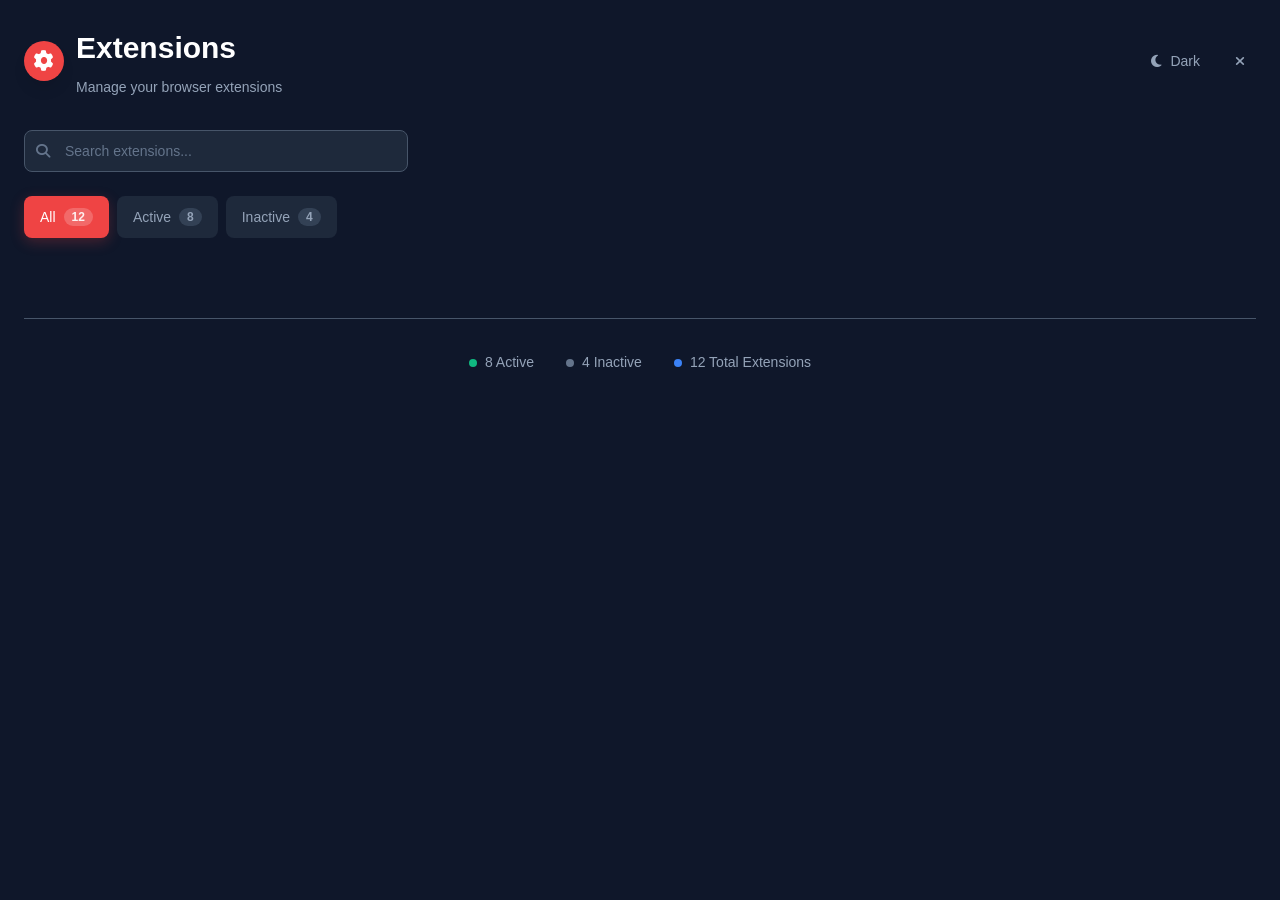
<file: index.html>
<!DOCTYPE html>
<html lang="en">
<head>
    <meta charset="UTF-8">
    <meta name="viewport" content="width=device-width, initial-scale=1.0">
    <title>Extension Manager</title>
    <link rel="stylesheet" href="styles.css">
    <link href="https://cdnjs.cloudflare.com/ajax/libs/font-awesome/6.4.0/css/all.min.css" rel="stylesheet">
</head>
<body class="dark-theme">
    <div class="container">
        <!-- Header -->
        <header class="header">
            <div class="header-left">
                <div class="header-icon">
                    <i class="fas fa-cog"></i>
                </div>
                <div class="header-text">
                    <h1>Extensions</h1>
                    <p>Manage your browser extensions</p>
                </div>
            </div>
            <div class="header-right">
                <div class="theme-selector">
                    <button class="theme-btn" id="themeBtn">
                        <i class="fas fa-moon"></i>
                        <span class="theme-text">Dark</span>
                    </button>
                    <div class="theme-dropdown" id="themeDropdown">
                        <div class="theme-option" data-theme="light">
                            <i class="fas fa-sun"></i>
                            <span>Light</span>
                        </div>
                        <div class="theme-option" data-theme="dark">
                            <i class="fas fa-moon"></i>
                            <span>Dark</span>
                        </div>
                        <div class="theme-option" data-theme="system">
                            <i class="fas fa-desktop"></i>
                            <span>System</span>
                        </div>
                    </div>
                </div>
                <button class="close-btn">
                    <i class="fas fa-times"></i>
                </button>
            </div>
        </header>

        <!-- Search Bar -->
        <div class="search-container">
            <div class="search-box">
                <i class="fas fa-search search-icon"></i>
                <input type="text" id="searchInput" placeholder="Search extensions..." class="search-input">
            </div>
        </div>

        <!-- Filter Tabs -->
        <div class="filter-tabs">
            <button class="filter-tab active" data-filter="all">
                All
                <span class="filter-badge" id="allCount">12</span>
            </button>
            <button class="filter-tab" data-filter="active">
                Active
                <span class="filter-badge" id="activeCount">8</span>
            </button>
            <button class="filter-tab" data-filter="inactive">
                Inactive
                <span class="filter-badge" id="inactiveCount">4</span>
            </button>
        </div>

        <!-- Extensions Grid -->
        <div class="extensions-grid" id="extensionsGrid">
            <!-- Extensions will be dynamically inserted here -->
        </div>

        <!-- Empty State -->
        <div class="empty-state" id="emptyState" style="display: none;">
            <div class="empty-icon">
                <i class="fas fa-search"></i>
            </div>
            <h3>No extensions found</h3>
            <p id="emptyMessage">No extensions found for the selected filter.</p>
            <button class="clear-search-btn" id="clearSearchBtn" style="display: none;">
                Clear search
            </button>
        </div>

        <!-- Stats Footer -->
        <footer class="stats-footer">
            <div class="stat-item">
                <div class="stat-dot active"></div>
                <span id="activeStatCount">8 Active</span>
            </div>
            <div class="stat-item">
                <div class="stat-dot inactive"></div>
                <span id="inactiveStatCount">4 Inactive</span>
            </div>
            <div class="stat-item">
                <div class="stat-dot total"></div>
                <span id="totalStatCount">12 Total Extensions</span>
            </div>
        </footer>
    </div>

    <!-- Extension Details Modal -->
    <div class="modal-overlay" id="modalOverlay">
        <div class="modal-container">
            <div class="modal-header">
                <div class="modal-title-section">
                    <div class="modal-extension-icon" id="modalIcon"></div>
                    <div>
                        <h2 class="modal-title" id="modalTitle">Extension Name</h2>
                        <p class="modal-subtitle" id="modalSubtitle">Category • Version 1.0.0</p>
                    </div>
                </div>
                <button class="modal-close-btn" id="modalCloseBtn">
                    <i class="fas fa-times"></i>
                </button>
            </div>

            <div class="modal-content">
                <!-- Extension Status -->
                <div class="modal-section">
                    <div class="section-header">
                        <h3>Status</h3>
                        <div class="extension-toggle modal-toggle" id="modalToggle">
                        </div>
                    </div>
                    <div class="status-info">
                        <div class="status-indicator" id="modalStatusIndicator">
                            <div class="status-dot" id="modalStatusDot"></div>
                            <span class="status-text" id="modalStatusText">Active</span>
                        </div>
                        <p class="status-description" id="modalStatusDescription">
                            This extension is currently active and running.
                        </p>
                    </div>
                </div>

                <!-- Extension Description -->
                <div class="modal-section">
                    <h3>Description</h3>
                    <p class="extension-full-description" id="modalDescription">
                        Full extension description will appear here...
                    </p>
                </div>

                <!-- Extension Details -->
                <div class="modal-section">
                    <h3>Details</h3>
                    <div class="details-grid">
                        <div class="detail-item">
                            <span class="detail-label">Version</span>
                            <span class="detail-value" id="modalVersion">1.0.0</span>
                        </div>
                        <div class="detail-item">
                            <span class="detail-label">Category</span>
                            <span class="detail-value" id="modalCategory">Developer Tools</span>
                        </div>
                        <div class="detail-item">
                            <span class="detail-label">Size</span>
                            <span class="detail-value" id="modalSize">2.4 MB</span>
                        </div>
                        <div class="detail-item">
                            <span class="detail-label">Last Updated</span>
                            <span class="detail-value" id="modalLastUpdated">2 days ago</span>
                        </div>
                        <div class="detail-item">
                            <span class="detail-label">Developer</span>
                            <span class="detail-value" id="modalDeveloper">Extension Developer</span>
                        </div>
                        <div class="detail-item">
                            <span class="detail-label">Rating</span>
                            <div class="rating-stars" id="modalRating">
                                <i class="fas fa-star"></i>
                                <i class="fas fa-star"></i>
                                <i class="fas fa-star"></i>
                                <i class="fas fa-star"></i>
                                <i class="fas fa-star-half-alt"></i>
                                <span class="rating-text">4.5 (1,234)</span>
                            </div>
                        </div>
                    </div>
                </div>

                <!-- Permissions -->
                <div class="modal-section">
                    <h3>Permissions</h3>
                    <div class="permissions-list" id="modalPermissions">
                        <!-- Permissions will be dynamically added -->
                    </div>
                </div>

                <!-- Settings -->
                <div class="modal-section">
                    <h3>Settings</h3>
                    <div class="settings-list" id="modalSettings">
                        <!-- Settings will be dynamically added -->
                    </div>
                </div>

                <!-- Usage Statistics -->
                <div class="modal-section">
                    <h3>Usage Statistics</h3>
                    <div class="stats-grid">
                        <div class="stat-card">
                            <div class="stat-number" id="modalUsageTime">24h</div>
                            <div class="stat-label">Active Time Today</div>
                        </div>
                        <div class="stat-card">
                            <div class="stat-number" id="modalUsageCount">156</div>
                            <div class="stat-label">Times Used This Week</div>
                        </div>
                        <div class="stat-card">
                            <div class="stat-number" id="modalDataSaved">2.3MB</div>
                            <div class="stat-label">Data Processed</div>
                        </div>
                    </div>
                </div>
            </div>

            <div class="modal-footer">
                <button class="btn btn-secondary" id="modalRemoveBtn">
                    <i class="fas fa-trash-alt"></i>
                    Remove Extension
                </button>
                <div class="modal-footer-right">
                    <button class="btn btn-outline" id="modalOptionsBtn">
                        <i class="fas fa-cog"></i>
                        Options
                    </button>
                    <button class="btn btn-primary" id="modalSaveBtn">
                        <i class="fas fa-save"></i>
                        Save Changes
                    </button>
                </div>
            </div>
        </div>
    </div>

    <script src="script.js"></script>
</body>
</html>
</file>
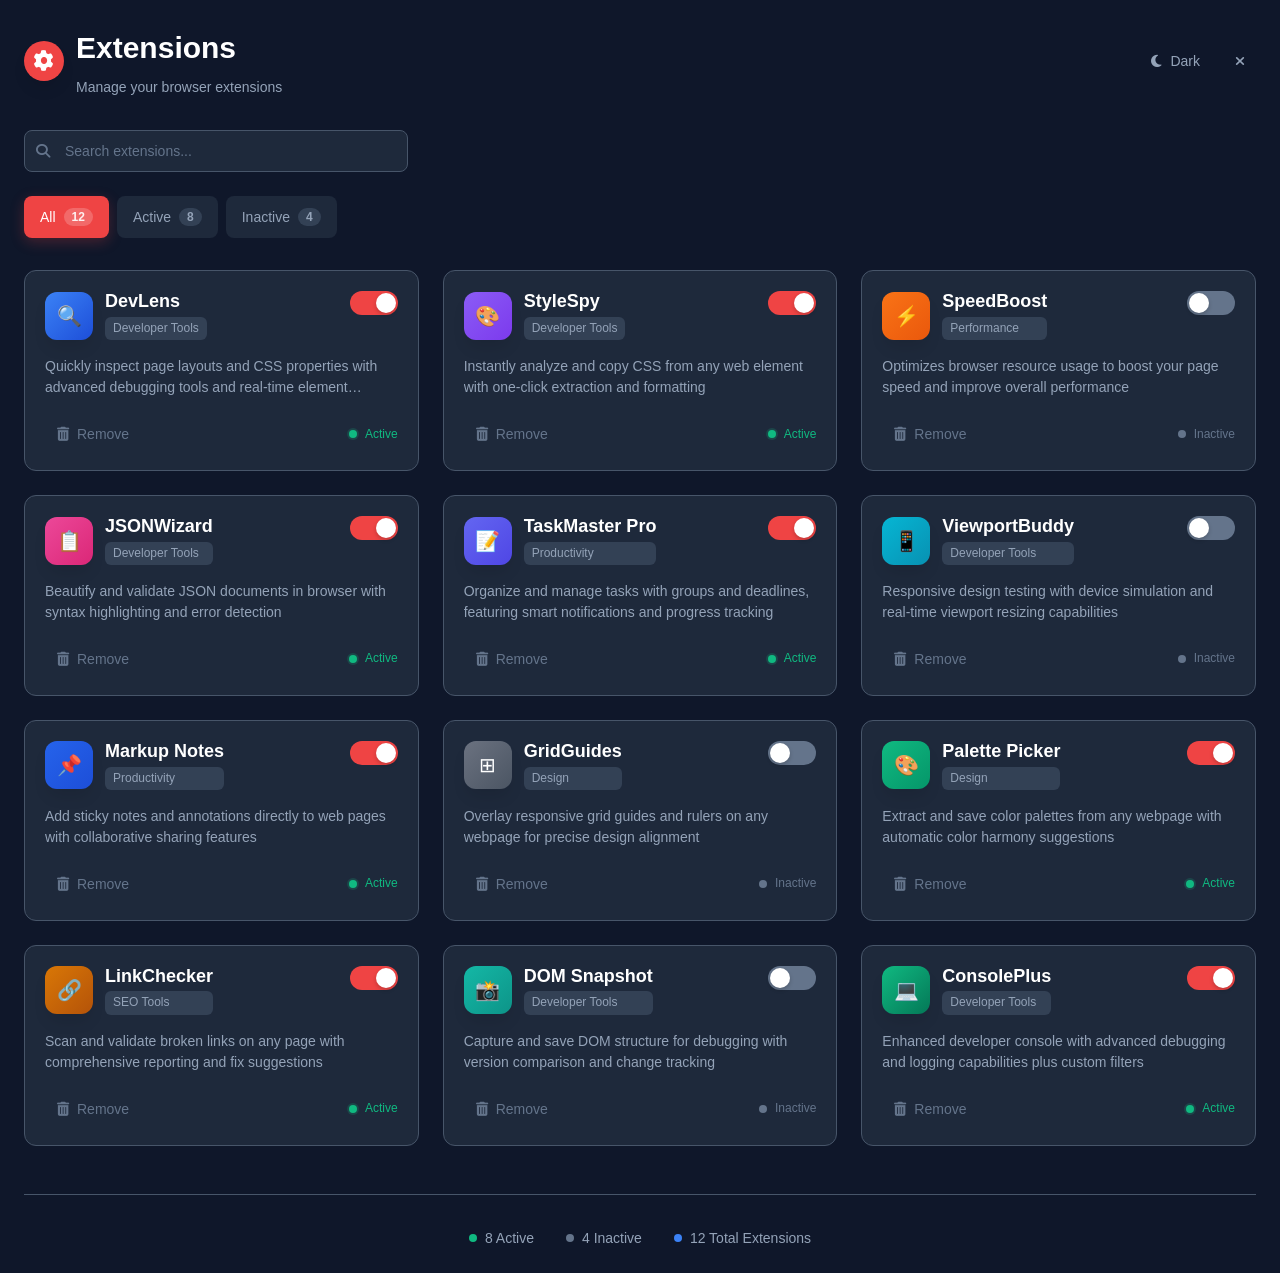
<file: extension-manager.html>
<!DOCTYPE html>
<html lang="en">
<head>
    <meta charset="UTF-8">
    <meta name="viewport" content="width=device-width, initial-scale=1.0">
    <title>Extension Manager</title>
    <link href="https://cdnjs.cloudflare.com/ajax/libs/font-awesome/6.4.0/css/all.min.css" rel="stylesheet">
    <style>
        * {
            margin: 0;
            padding: 0;
            box-sizing: border-box;
        }

        :root {
            --bg-primary: #0f172a;
            --bg-secondary: #1e293b;
            --bg-tertiary: #334155;
            --text-primary: #ffffff;
            --text-secondary: #94a3b8;
            --text-muted: #64748b;
            --accent-primary: #ef4444;
            --accent-hover: #dc2626;
            --border-color: #475569;
            --success-color: #10b981;
            --warning-color: #f59e0b;
            --radius: 0.75rem;
            --shadow: 0 10px 15px -3px rgba(0, 0, 0, 0.1);
            --transition: all 0.2s ease-in-out;
        }

        .light-theme {
            --bg-primary: #ffffff;
            --bg-secondary: #f8fafc;
            --bg-tertiary: #e2e8f0;
            --text-primary: #1e293b;
            --text-secondary: #475569;
            --text-muted: #64748b;
            --border-color: #e2e8f0;
        }

        body {
            font-family: -apple-system, BlinkMacSystemFont, "Segoe UI", Roboto, sans-serif;
            background-color: var(--bg-primary);
            color: var(--text-primary);
            line-height: 1.6;
            transition: var(--transition);
            min-height: 100vh;
        }

        .container {
            max-width: 1400px;
            margin: 0 auto;
            padding: 1.5rem;
        }

        /* Header Styles */
        .header {
            display: flex;
            justify-content: space-between;
            align-items: center;
            margin-bottom: 2rem;
            flex-wrap: wrap;
            gap: 1rem;
        }

        .header-left {
            display: flex;
            align-items: center;
            gap: 0.75rem;
        }

        .header-icon {
            width: 2.5rem;
            height: 2.5rem;
            background: var(--accent-primary);
            border-radius: 50%;
            display: flex;
            align-items: center;
            justify-content: center;
            box-shadow: var(--shadow);
        }

        .header-icon i {
            color: white;
            font-size: 1.25rem;
        }

        .header-text h1 {
            font-size: 1.875rem;
            font-weight: 700;
            margin-bottom: 0.25rem;
        }

        .header-text p {
            color: var(--text-secondary);
            font-size: 0.875rem;
        }

        .header-right {
            display: flex;
            align-items: center;
            gap: 0.75rem;
        }

        /* Theme Selector */
        .theme-selector {
            position: relative;
        }

        .theme-btn {
            display: flex;
            align-items: center;
            gap: 0.5rem;
            padding: 0.5rem 0.75rem;
            background: transparent;
            border: none;
            color: var(--text-secondary);
            border-radius: 0.5rem;
            cursor: pointer;
            transition: var(--transition);
            font-size: 0.875rem;
        }

        .theme-btn:hover {
            color: var(--text-primary);
            background: var(--bg-tertiary);
        }

        .theme-btn:focus {
            outline: 2px solid var(--accent-primary);
            outline-offset: 2px;
        }

        .theme-dropdown {
            position: absolute;
            top: 100%;
            right: 0;
            background: var(--bg-secondary);
            border: 1px solid var(--border-color);
            border-radius: 0.5rem;
            padding: 0.5rem;
            min-width: 120px;
            box-shadow: var(--shadow);
            opacity: 0;
            visibility: hidden;
            transform: translateY(-10px);
            transition: var(--transition);
            z-index: 100;
        }

        .theme-dropdown.show {
            opacity: 1;
            visibility: visible;
            transform: translateY(0);
        }

        .theme-option {
            display: flex;
            align-items: center;
            gap: 0.5rem;
            padding: 0.5rem;
            border-radius: 0.375rem;
            cursor: pointer;
            transition: var(--transition);
            color: var(--text-secondary);
        }

        .theme-option:hover {
            background: var(--bg-tertiary);
            color: var(--text-primary);
        }

        .close-btn {
            width: 2rem;
            height: 2rem;
            background: transparent;
            border: none;
            color: var(--text-secondary);
            border-radius: 0.375rem;
            cursor: pointer;
            transition: var(--transition);
            display: flex;
            align-items: center;
            justify-content: center;
        }

        .close-btn:hover {
            color: var(--text-primary);
            background: var(--bg-tertiary);
        }

        /* Search Styles */
        .search-container {
            margin-bottom: 1.5rem;
        }

        .search-box {
            position: relative;
            max-width: 24rem;
        }

        .search-icon {
            position: absolute;
            left: 0.75rem;
            top: 50%;
            transform: translateY(-50%);
            color: var(--text-muted);
            font-size: 0.875rem;
        }

        .search-input {
            width: 100%;
            padding: 0.75rem 0.75rem 0.75rem 2.5rem;
            background: var(--bg-secondary);
            border: 1px solid var(--border-color);
            border-radius: 0.5rem;
            color: var(--text-primary);
            font-size: 0.875rem;
            transition: var(--transition);
        }

        .search-input::placeholder {
            color: var(--text-muted);
        }

        .search-input:focus {
            outline: none;
            border-color: var(--accent-primary);
            box-shadow: 0 0 0 3px rgba(239, 68, 68, 0.1);
        }

        /* Filter Tabs */
        .filter-tabs {
            display: flex;
            gap: 0.5rem;
            margin-bottom: 2rem;
            flex-wrap: wrap;
        }

        .filter-tab {
            display: flex;
            align-items: center;
            gap: 0.5rem;
            padding: 0.75rem 1rem;
            background: var(--bg-secondary);
            border: none;
            border-radius: 0.5rem;
            color: var(--text-secondary);
            cursor: pointer;
            transition: var(--transition);
            font-size: 0.875rem;
            font-weight: 500;
        }

        .filter-tab:hover {
            background: var(--bg-tertiary);
            color: var(--text-primary);
        }

        .filter-tab.active {
            background: var(--accent-primary);
            color: white;
            box-shadow: 0 4px 14px 0 rgba(239, 68, 68, 0.25);
        }

        .filter-tab:focus {
            outline: 2px solid var(--accent-primary);
            outline-offset: 2px;
        }

        .filter-badge {
            background: var(--bg-tertiary);
            color: var(--text-secondary);
            padding: 0.125rem 0.5rem;
            border-radius: 1rem;
            font-size: 0.75rem;
            font-weight: 600;
            transition: var(--transition);
        }

        .filter-tab.active .filter-badge {
            background: rgba(255, 255, 255, 0.2);
            color: rgba(255, 255, 255, 0.9);
        }

        /* Extensions Grid */
        .extensions-grid {
            display: grid;
            grid-template-columns: repeat(auto-fill, minmax(300px, 1fr));
            gap: 1.5rem;
            margin-bottom: 3rem;
        }

        .extension-card {
            background: var(--bg-secondary);
            border: 1px solid var(--border-color);
            border-radius: var(--radius);
            padding: 1.25rem;
            transition: var(--transition);
            cursor: pointer;
        }

        .extension-card:hover {
            background: var(--bg-tertiary);
            border-color: var(--text-muted);
            transform: translateY(-2px);
            box-shadow: var(--shadow);
        }

        .extension-header {
            display: flex;
            justify-content: space-between;
            align-items: flex-start;
            margin-bottom: 1rem;
        }

        .extension-info {
            display: flex;
            align-items: center;
            gap: 0.75rem;
            flex: 1;
        }

        .extension-icon {
            width: 3rem;
            height: 3rem;
            border-radius: 0.75rem;
            display: flex;
            align-items: center;
            justify-content: center;
            font-size: 1.25rem;
            box-shadow: var(--shadow);
            transition: var(--transition);
        }

        .extension-card:hover .extension-icon {
            transform: scale(1.05);
        }

        .extension-details h3 {
            font-size: 1.125rem;
            font-weight: 600;
            margin-bottom: 0.25rem;
            line-height: 1.2;
        }

        .extension-category {
            background: var(--bg-tertiary);
            color: var(--text-secondary);
            padding: 0.125rem 0.5rem;
            border-radius: 0.375rem;
            font-size: 0.75rem;
            font-weight: 500;
        }

        .extension-toggle {
            position: relative;
            width: 3rem;
            height: 1.5rem;
            background: var(--text-muted);
            border-radius: 1rem;
            cursor: pointer;
            transition: var(--transition);
            flex-shrink: 0;
        }

        .extension-toggle.active {
            background: var(--accent-primary);
        }

        .extension-toggle::after {
            content: "";
            position: absolute;
            top: 2px;
            left: 2px;
            width: 1.25rem;
            height: 1.25rem;
            background: white;
            border-radius: 50%;
            transition: var(--transition);
            box-shadow: 0 2px 4px rgba(0, 0, 0, 0.2);
        }

        .extension-toggle.active::after {
            transform: translateX(1.5rem);
        }

        .extension-description {
            color: var(--text-secondary);
            font-size: 0.875rem;
            line-height: 1.5;
            margin-bottom: 1.25rem;
            display: -webkit-box;
            -webkit-line-clamp: 2;
            -webkit-box-orient: vertical;
            overflow: hidden;
        }

        .extension-footer {
            display: flex;
            justify-content: space-between;
            align-items: center;
        }

        .remove-btn {
            display: flex;
            align-items: center;
            gap: 0.5rem;
            padding: 0.5rem 0.75rem;
            background: transparent;
            border: none;
            color: var(--text-muted);
            border-radius: 0.375rem;
            cursor: pointer;
            transition: var(--transition);
            font-size: 0.875rem;
        }

        .remove-btn:hover {
            color: var(--accent-primary);
            background: rgba(239, 68, 68, 0.1);
        }

        .remove-btn:focus {
            outline: 2px solid var(--accent-primary);
            outline-offset: 2px;
        }

        .extension-status {
            display: flex;
            align-items: center;
            gap: 0.5rem;
        }

        .status-dot {
            width: 0.5rem;
            height: 0.5rem;
            border-radius: 50%;
            transition: var(--transition);
        }

        .status-dot.active {
            background: var(--success-color);
            box-shadow: 0 0 0 2px rgba(16, 185, 129, 0.2);
        }

        .status-dot.inactive {
            background: var(--text-muted);
        }

        .status-text {
            font-size: 0.75rem;
            font-weight: 500;
            transition: var(--transition);
        }

        .status-text.active {
            color: var(--success-color);
        }

        .status-text.inactive {
            color: var(--text-muted);
        }

        /* Empty State */
        .empty-state {
            text-align: center;
            padding: 4rem 1rem;
            display: none;
        }

        .empty-icon {
            width: 6rem;
            height: 6rem;
            background: var(--bg-secondary);
            border-radius: 50%;
            display: flex;
            align-items: center;
            justify-content: center;
            margin: 0 auto 1rem;
        }

        .empty-icon i {
            font-size: 2rem;
            color: var(--text-muted);
        }

        .empty-state h3 {
            font-size: 1.25rem;
            font-weight: 600;
            margin-bottom: 0.5rem;
        }

        .empty-state p {
            color: var(--text-secondary);
            max-width: 24rem;
            margin: 0 auto 1.5rem;
        }

        .clear-search-btn {
            padding: 0.75rem 1.5rem;
            background: transparent;
            border: 1px solid var(--border-color);
            color: var(--text-secondary);
            border-radius: 0.5rem;
            cursor: pointer;
            transition: var(--transition);
            display: none;
        }

        .clear-search-btn:hover {
            background: var(--bg-secondary);
            color: var(--text-primary);
        }

        /* Stats Footer */
        .stats-footer {
            display: flex;
            justify-content: center;
            align-items: center;
            gap: 2rem;
            padding-top: 2rem;
            border-top: 1px solid var(--border-color);
            flex-wrap: wrap;
        }

        .stat-item {
            display: flex;
            align-items: center;
            gap: 0.5rem;
            color: var(--text-secondary);
            font-size: 0.875rem;
        }

        .stat-dot {
            width: 0.5rem;
            height: 0.5rem;
            border-radius: 50%;
        }

        .stat-dot.active {
            background: var(--success-color);
        }

        .stat-dot.inactive {
            background: var(--text-muted);
        }

        .stat-dot.total {
            background: #3b82f6;
        }

        /* Modal Styles */
        .modal-overlay {
            position: fixed;
            top: 0;
            left: 0;
            right: 0;
            bottom: 0;
            background: rgba(0, 0, 0, 0.8);
            backdrop-filter: blur(4px);
            display: flex;
            align-items: center;
            justify-content: center;
            z-index: 1000;
            opacity: 0;
            visibility: hidden;
            transition: all 0.3s ease-in-out;
            padding: 1rem;
        }

        .modal-overlay.show {
            opacity: 1;
            visibility: visible;
        }

        .modal-container {
            background: var(--bg-primary);
            border: 1px solid var(--border-color);
            border-radius: 1rem;
            width: 100%;
            max-width: 600px;
            max-height: 90vh;
            overflow: hidden;
            box-shadow: 0 25px 50px -12px rgba(0, 0, 0, 0.5);
            transform: scale(0.95) translateY(20px);
            transition: all 0.3s ease-in-out;
        }

        .modal-overlay.show .modal-container {
            transform: scale(1) translateY(0);
        }

        .modal-header {
            display: flex;
            justify-content: space-between;
            align-items: center;
            padding: 1.5rem;
            border-bottom: 1px solid var(--border-color);
            background: var(--bg-secondary);
        }

        .modal-title-section {
            display: flex;
            align-items: center;
            gap: 1rem;
        }

        .modal-extension-icon {
            width: 3.5rem;
            height: 3.5rem;
            border-radius: 0.75rem;
            display: flex;
            align-items: center;
            justify-content: center;
            font-size: 1.5rem;
            box-shadow: var(--shadow);
        }

        .modal-title {
            font-size: 1.5rem;
            font-weight: 700;
            margin: 0;
            color: var(--text-primary);
        }

        .modal-subtitle {
            color: var(--text-secondary);
            font-size: 0.875rem;
            margin: 0.25rem 0 0 0;
        }

        .modal-close-btn {
            width: 2.5rem;
            height: 2.5rem;
            background: transparent;
            border: none;
            color: var(--text-secondary);
            border-radius: 0.5rem;
            cursor: pointer;
            transition: var(--transition);
            display: flex;
            align-items: center;
            justify-content: center;
            font-size: 1.125rem;
        }

        .modal-close-btn:hover {
            color: var(--text-primary);
            background: var(--bg-tertiary);
        }

        .modal-content {
            padding: 0;
            max-height: calc(90vh - 140px);
            overflow-y: auto;
        }

        .modal-section {
            padding: 1.5rem;
            border-bottom: 1px solid var(--border-color);
        }

        .modal-section:last-child {
            border-bottom: none;
        }

        .modal-section h3 {
            font-size: 1.125rem;
            font-weight: 600;
            margin: 0 0 1rem 0;
            color: var(--text-primary);
        }

        .section-header {
            display: flex;
            justify-content: space-between;
            align-items: center;
            margin-bottom: 1rem;
        }

        .section-header h3 {
            margin: 0;
        }

        .modal-toggle {
            position: relative;
            width: 3.5rem;
            height: 2rem;
            background: var(--text-muted);
            border-radius: 1rem;
            cursor: pointer;
            transition: var(--transition);
        }

        .modal-toggle.active {
            background: var(--accent-primary);
        }

        .modal-toggle::after {
            content: "";
            position: absolute;
            top: 2px;
            left: 2px;
            width: 1.5rem;
            height: 1.5rem;
            background: white;
            border-radius: 50%;
            transition: var(--transition);
            box-shadow: 0 2px 4px rgba(0, 0, 0, 0.2);
        }

        .modal-toggle.active::after {
            transform: translateX(1.5rem);
        }

        .status-info {
            display: flex;
            align-items: center;
            gap: 1rem;
        }

        .status-indicator {
            display: flex;
            align-items: center;
            gap: 0.5rem;
        }

        .status-description {
            color: var(--text-secondary);
            font-size: 0.875rem;
            margin: 0;
        }

        .extension-full-description {
            color: var(--text-secondary);
            line-height: 1.6;
            margin: 0;
        }

        .details-grid {
            display: grid;
            grid-template-columns: repeat(auto-fit, minmax(200px, 1fr));
            gap: 1rem;
        }

        .detail-item {
            display: flex;
            justify-content: space-between;
            align-items: center;
            padding: 0.75rem;
            background: var(--bg-secondary);
            border-radius: 0.5rem;
            border: 1px solid var(--border-color);
        }

        .detail-label {
            color: var(--text-secondary);
            font-size: 0.875rem;
            font-weight: 500;
        }

        .detail-value {
            color: var(--text-primary);
            font-size: 0.875rem;
            font-weight: 600;
        }

        .rating-stars {
            display: flex;
            align-items: center;
            gap: 0.25rem;
        }

        .rating-stars i {
            color: #fbbf24;
            font-size: 0.875rem;
        }

        .rating-text {
            color: var(--text-secondary);
            font-size: 0.75rem;
            margin-left: 0.5rem;
        }

        .permissions-list {
            display: flex;
            flex-direction: column;
            gap: 0.75rem;
        }

        .permission-item {
            display: flex;
            align-items: center;
            gap: 0.75rem;
            padding: 0.75rem;
            background: var(--bg-secondary);
            border-radius: 0.5rem;
            border: 1px solid var(--border-color);
        }

        .permission-icon {
            width: 2rem;
            height: 2rem;
            background: var(--accent-primary);
            border-radius: 0.375rem;
            display: flex;
            align-items: center;
            justify-content: center;
            color: white;
            font-size: 0.875rem;
            flex-shrink: 0;
        }

        .permission-info {
            flex: 1;
        }

        .permission-title {
            font-weight: 600;
            color: var(--text-primary);
            font-size: 0.875rem;
            margin: 0 0 0.25rem 0;
        }

        .permission-description {
            color: var(--text-secondary);
            font-size: 0.75rem;
            margin: 0;
        }

        .settings-list {
            display: flex;
            flex-direction: column;
            gap: 1rem;
        }

        .setting-item {
            display: flex;
            justify-content: space-between;
            align-items: center;
            padding: 1rem;
            background: var(--bg-secondary);
            border-radius: 0.5rem;
            border: 1px solid var(--border-color);
        }

        .setting-info {
            flex: 1;
        }

        .setting-title {
            font-weight: 600;
            color: var(--text-primary);
            font-size: 0.875rem;
            margin: 0 0 0.25rem 0;
        }

        .setting-description {
            color: var(--text-secondary);
            font-size: 0.75rem;
            margin: 0;
        }

        .setting-control {
            margin-left: 1rem;
        }

        .setting-toggle {
            position: relative;
            width: 2.5rem;
            height: 1.25rem;
            background: var(--text-muted);
            border-radius: 1rem;
            cursor: pointer;
            transition: var(--transition);
        }

        .setting-toggle.active {
            background: var(--accent-primary);
        }

        .setting-toggle::after {
            content: "";
            position: absolute;
            top: 2px;
            left: 2px;
            width: 1rem;
            height: 1rem;
            background: white;
            border-radius: 50%;
            transition: var(--transition);
            box-shadow: 0 1px 3px rgba(0, 0, 0, 0.2);
        }

        .setting-toggle.active::after {
            transform: translateX(1.25rem);
        }

        .setting-select {
            padding: 0.5rem;
            background: var(--bg-primary);
            border: 1px solid var(--border-color);
            border-radius: 0.375rem;
            color: var(--text-primary);
            font-size: 0.875rem;
            min-width: 120px;
        }

        .stats-grid {
            display: grid;
            grid-template-columns: repeat(auto-fit, minmax(150px, 1fr));
            gap: 1rem;
        }

        .stat-card {
            text-align: center;
            padding: 1.5rem 1rem;
            background: var(--bg-secondary);
            border-radius: 0.75rem;
            border: 1px solid var(--border-color);
        }

        .stat-number {
            font-size: 1.5rem;
            font-weight: 700;
            color: var(--accent-primary);
            margin-bottom: 0.25rem;
        }

        .stat-label {
            color: var(--text-secondary);
            font-size: 0.75rem;
            font-weight: 500;
        }

        .modal-footer {
            display: flex;
            justify-content: space-between;
            align-items: center;
            padding: 1.5rem;
            border-top: 1px solid var(--border-color);
            background: var(--bg-secondary);
            flex-wrap: wrap;
            gap: 1rem;
        }

        .modal-footer-right {
            display: flex;
            gap: 0.75rem;
        }

        .btn {
            display: flex;
            align-items: center;
            gap: 0.5rem;
            padding: 0.75rem 1rem;
            border-radius: 0.5rem;
            font-size: 0.875rem;
            font-weight: 500;
            cursor: pointer;
            transition: var(--transition);
            border: none;
            text-decoration: none;
        }

        .btn-primary {
            background: var(--accent-primary);
            color: white;
        }

        .btn-primary:hover {
            background: var(--accent-hover);
        }

        .btn-secondary {
            background: transparent;
            color: var(--accent-primary);
            border: 1px solid var(--accent-primary);
        }

        .btn-secondary:hover {
            background: var(--accent-primary);
            color: white;
        }

        .btn-outline {
            background: transparent;
            color: var(--text-secondary);
            border: 1px solid var(--border-color);
        }

        .btn-outline:hover {
            background: var(--bg-tertiary);
            color: var(--text-primary);
        }

        /* Responsive Design */
        @media (max-width: 768px) {
            .container {
                padding: 1rem;
            }

            .header {
                flex-direction: column;
                align-items: flex-start;
                gap: 1rem;
            }

            .header-right {
                align-self: flex-end;
            }

            .extensions-grid {
                grid-template-columns: 1fr;
                gap: 1rem;
            }

            .filter-tabs {
                justify-content: center;
            }

            .stats-footer {
                gap: 1rem;
                flex-direction: column;
            }

            .theme-text {
                display: none;
            }

            .modal-container {
                margin: 1rem;
                max-height: calc(100vh - 2rem);
            }

            .modal-header {
                padding: 1rem;
            }

            .modal-title-section {
                gap: 0.75rem;
            }

            .modal-extension-icon {
                width: 3rem;
                height: 3rem;
                font-size: 1.25rem;
            }

            .modal-title {
                font-size: 1.25rem;
            }

            .modal-section {
                padding: 1rem;
            }

            .details-grid {
                grid-template-columns: 1fr;
            }

            .stats-grid {
                grid-template-columns: 1fr;
            }

            .modal-footer {
                flex-direction: column;
                align-items: stretch;
            }

            .modal-footer-right {
                justify-content: stretch;
            }

            .btn {
                flex: 1;
                justify-content: center;
            }
        }

        @media (max-width: 480px) {
            .header-text h1 {
                font-size: 1.5rem;
            }

            .extension-card {
                padding: 1rem;
            }

            .extension-info {
                gap: 0.5rem;
            }

            .extension-icon {
                width: 2.5rem;
                height: 2.5rem;
                font-size: 1rem;
            }
        }

        /* Smooth transitions for theme changes */
        * {
            transition-property: color, background-color, border-color, box-shadow;
            transition-duration: 200ms;
            transition-timing-function: ease-in-out;
        }

        /* Focus styles for accessibility */
        button:focus,
        input:focus,
        .extension-toggle:focus {
            outline: 2px solid var(--accent-primary);
            outline-offset: 2px;
        }

        /* Custom scrollbar */
        ::-webkit-scrollbar {
            width: 8px;
        }

        ::-webkit-scrollbar-track {
            background: var(--bg-secondary);
        }

        ::-webkit-scrollbar-thumb {
            background: var(--text-muted);
            border-radius: 4px;
        }

        ::-webkit-scrollbar-thumb:hover {
            background: var(--text-secondary);
        }

        /* Custom scrollbar for modal */
        .modal-content::-webkit-scrollbar {
            width: 6px;
        }

        .modal-content::-webkit-scrollbar-track {
            background: var(--bg-secondary);
        }

        .modal-content::-webkit-scrollbar-thumb {
            background: var(--text-muted);
            border-radius: 3px;
        }

        .modal-content::-webkit-scrollbar-thumb:hover {
            background: var(--text-secondary);
        }
    </style>
</head>
<body class="dark-theme">
    <div class="container">
        <!-- Header -->
        <header class="header">
            <div class="header-left">
                <div class="header-icon">
                    <i class="fas fa-cog"></i>
                </div>
                <div class="header-text">
                    <h1>Extensions</h1>
                    <p>Manage your browser extensions</p>
                </div>
            </div>
            <div class="header-right">
                <div class="theme-selector">
                    <button class="theme-btn" id="themeBtn">
                        <i class="fas fa-moon"></i>
                        <span class="theme-text">Dark</span>
                    </button>
                    <div class="theme-dropdown" id="themeDropdown">
                        <div class="theme-option" data-theme="light">
                            <i class="fas fa-sun"></i>
                            <span>Light</span>
                        </div>
                        <div class="theme-option" data-theme="dark">
                            <i class="fas fa-moon"></i>
                            <span>Dark</span>
                        </div>
                        <div class="theme-option" data-theme="system">
                            <i class="fas fa-desktop"></i>
                            <span>System</span>
                        </div>
                    </div>
                </div>
                <button class="close-btn">
                    <i class="fas fa-times"></i>
                </button>
            </div>
        </header>

        <!-- Search Bar -->
        <div class="search-container">
            <div class="search-box">
                <i class="fas fa-search search-icon"></i>
                <input type="text" id="searchInput" placeholder="Search extensions..." class="search-input">
            </div>
        </div>

        <!-- Filter Tabs -->
        <div class="filter-tabs">
            <button class="filter-tab active" data-filter="all">
                All
                <span class="filter-badge" id="allCount">12</span>
            </button>
            <button class="filter-tab" data-filter="active">
                Active
                <span class="filter-badge" id="activeCount">8</span>
            </button>
            <button class="filter-tab" data-filter="inactive">
                Inactive
                <span class="filter-badge" id="inactiveCount">4</span>
            </button>
        </div>

        <!-- Extensions Grid -->
        <div class="extensions-grid" id="extensionsGrid">
            <!-- Extensions will be dynamically inserted here -->
        </div>

        <!-- Empty State -->
        <div class="empty-state" id="emptyState">
            <div class="empty-icon">
                <i class="fas fa-search"></i>
            </div>
            <h3>No extensions found</h3>
            <p id="emptyMessage">No extensions found for the selected filter.</p>
            <button class="clear-search-btn" id="clearSearchBtn">
                Clear search
            </button>
        </div>

        <!-- Stats Footer -->
        <footer class="stats-footer">
            <div class="stat-item">
                <div class="stat-dot active"></div>
                <span id="activeStatCount">8 Active</span>
            </div>
            <div class="stat-item">
                <div class="stat-dot inactive"></div>
                <span id="inactiveStatCount">4 Inactive</span>
            </div>
            <div class="stat-item">
                <div class="stat-dot total"></div>
                <span id="totalStatCount">12 Total Extensions</span>
            </div>
        </footer>
    </div>

    <!-- Extension Details Modal -->
    <div class="modal-overlay" id="modalOverlay">
        <div class="modal-container">
            <div class="modal-header">
                <div class="modal-title-section">
                    <div class="modal-extension-icon" id="modalIcon"></div>
                    <div>
                        <h2 class="modal-title" id="modalTitle">Extension Name</h2>
                        <p class="modal-subtitle" id="modalSubtitle">Category • Version 1.0.0</p>
                    </div>
                </div>
                <button class="modal-close-btn" id="modalCloseBtn">
                    <i class="fas fa-times"></i>
                </button>
            </div>

            <div class="modal-content">
                <!-- Extension Status -->
                <div class="modal-section">
                    <div class="section-header">
                        <h3>Status</h3>
                        <div class="extension-toggle modal-toggle" id="modalToggle">
                        </div>
                    </div>
                    <div class="status-info">
                        <div class="status-indicator" id="modalStatusIndicator">
                            <div class="status-dot" id="modalStatusDot"></div>
                            <span class="status-text" id="modalStatusText">Active</span>
                        </div>
                        <p class="status-description" id="modalStatusDescription">
                            This extension is currently active and running.
                        </p>
                    </div>
                </div>

                <!-- Extension Description -->
                <div class="modal-section">
                    <h3>Description</h3>
                    <p class="extension-full-description" id="modalDescription">
                        Full extension description will appear here...
                    </p>
                </div>

                <!-- Extension Details -->
                <div class="modal-section">
                    <h3>Details</h3>
                    <div class="details-grid">
                        <div class="detail-item">
                            <span class="detail-label">Version</span>
                            <span class="detail-value" id="modalVersion">1.0.0</span>
                        </div>
                        <div class="detail-item">
                            <span class="detail-label">Category</span>
                            <span class="detail-value" id="modalCategory">Developer Tools</span>
                        </div>
                        <div class="detail-item">
                            <span class="detail-label">Size</span>
                            <span class="detail-value" id="modalSize">2.4 MB</span>
                        </div>
                        <div class="detail-item">
                            <span class="detail-label">Last Updated</span>
                            <span class="detail-value" id="modalLastUpdated">2 days ago</span>
                        </div>
                        <div class="detail-item">
                            <span class="detail-label">Developer</span>
                            <span class="detail-value" id="modalDeveloper">Extension Developer</span>
                        </div>
                        <div class="detail-item">
                            <span class="detail-label">Rating</span>
                            <div class="rating-stars" id="modalRating">
                                <i class="fas fa-star"></i>
                                <i class="fas fa-star"></i>
                                <i class="fas fa-star"></i>
                                <i class="fas fa-star"></i>
                                <i class="fas fa-star-half-alt"></i>
                                <span class="rating-text">4.5 (1,234)</span>
                            </div>
                        </div>
                    </div>
                </div>

                <!-- Permissions -->
                <div class="modal-section">
                    <h3>Permissions</h3>
                    <div class="permissions-list" id="modalPermissions">
                        <!-- Permissions will be dynamically added -->
                    </div>
                </div>

                <!-- Settings -->
                <div class="modal-section">
                    <h3>Settings</h3>
                    <div class="settings-list" id="modalSettings">
                        <!-- Settings will be dynamically added -->
                    </div>
                </div>

                <!-- Usage Statistics -->
                <div class="modal-section">
                    <h3>Usage Statistics</h3>
                    <div class="stats-grid">
                        <div class="stat-card">
                            <div class="stat-number" id="modalUsageTime">24h</div>
                            <div class="stat-label">Active Time Today</div>
                        </div>
                        <div class="stat-card">
                            <div class="stat-number" id="modalUsageCount">156</div>
                            <div class="stat-label">Times Used This Week</div>
                        </div>
                        <div class="stat-card">
                            <div class="stat-number" id="modalDataSaved">2.3MB</div>
                            <div class="stat-label">Data Processed</div>
                        </div>
                    </div>
                </div>
            </div>

            <div class="modal-footer">
                <button class="btn btn-secondary" id="modalRemoveBtn">
                    <i class="fas fa-trash-alt"></i>
                    Remove Extension
                </button>
                <div class="modal-footer-right">
                    <button class="btn btn-outline" id="modalOptionsBtn">
                        <i class="fas fa-cog"></i>
                        Options
                    </button>
                    <button class="btn btn-primary" id="modalSaveBtn">
                        <i class="fas fa-save"></i>
                        Save Changes
                    </button>
                </div>
            </div>
        </div>
    </div>

    <script>
        // Extension data
        const extensionsData = [
            {
                id: "devlens",
                name: "DevLens",
                description: "Quickly inspect page layouts and CSS properties with advanced debugging tools and real-time element analysis",
                fullDescription: "DevLens is a comprehensive developer tool that provides advanced page inspection capabilities. It allows developers to quickly analyze CSS properties, debug layout issues, and understand the structure of web pages. With real-time element analysis, you can hover over any element to see its computed styles, dimensions, and positioning information. The extension also includes features for measuring distances between elements, checking color contrast ratios, and validating accessibility standards.",
                icon: "🔍",
                isActive: true,
                color: "background: linear-gradient(135deg, #3b82f6, #1d4ed8)",
                category: "Developer Tools",
                version: "2.1.4",
                size: "1.8 MB",
                lastUpdated: "3 days ago",
                developer: "DevTools Inc.",
                rating: 4.8,
                ratingCount: 2156,
                permissions: [
                    { icon: "fas fa-globe", title: "Access your data for all websites", description: "Read and change all your data on all websites" },
                    { icon: "fas fa-eye", title: "Read browsing history", description: "Access your browsing history to provide contextual information" },
                    { icon: "fas fa-download", title: "Manage downloads", description: "View and manage your downloads" }
                ],
                settings: [
                    { id: "autoInspect", title: "Auto-inspect on hover", description: "Automatically show element details when hovering", type: "toggle", value: true },
                    { id: "showDimensions", title: "Show element dimensions", description: "Display width and height information", type: "toggle", value: true },
                    { id: "colorFormat", title: "Color format", description: "Choose how colors are displayed", type: "select", value: "hex", options: ["hex", "rgb", "hsl"] }
                ],
                stats: {
                    activeTime: "18h",
                    usageCount: 342,
                    dataProcessed: "4.2MB"
                }
            },
            {
                id: "stylespy",
                name: "StyleSpy",
                description: "Instantly analyze and copy CSS from any web element with one-click extraction and formatting",
                fullDescription: "StyleSpy revolutionizes the way developers work with CSS by providing instant analysis and extraction capabilities. Simply click on any element to view its complete CSS properties, copy specific styles, or export entire stylesheets. The extension features intelligent CSS optimization, duplicate detection, and the ability to generate clean, production-ready code. Perfect for reverse engineering designs, learning from other websites, or quickly prototyping new layouts.",
                icon: "🎨",
                isActive: true,
                color: "background: linear-gradient(135deg, #8b5cf6, #7c3aed)",
                category: "Developer Tools",
                version: "1.9.2",
                size: "2.1 MB",
                lastUpdated: "1 week ago",
                developer: "CSS Masters",
                rating: 4.6,
                ratingCount: 1834,
                permissions: [
                    { icon: "fas fa-globe", title: "Access your data for all websites", description: "Read and modify CSS on all websites" },
                    { icon: "fas fa-clipboard", title: "Access clipboard", description: "Copy CSS styles to your clipboard" }
                ],
                settings: [
                    { id: "autoFormat", title: "Auto-format CSS", description: "Automatically format extracted CSS", type: "toggle", value: true },
                    { id: "includeVendor", title: "Include vendor prefixes", description: "Add browser-specific prefixes", type: "toggle", value: false },
                    { id: "cssUnit", title: "Preferred CSS unit", description: "Default unit for measurements", type: "select", value: "px", options: ["px", "rem", "em", "%"] }
                ],
                stats: {
                    activeTime: "12h",
                    usageCount: 198,
                    dataProcessed: "1.7MB"
                }
            },
            {
                id: "speedboost",
                name: "SpeedBoost",
                description: "Optimizes browser resource usage to boost your page speed and improve overall performance",
                fullDescription: "SpeedBoost is a powerful performance optimization extension that automatically enhances your browsing experience by managing system resources, blocking unnecessary scripts, and optimizing page loading times. It features intelligent caching, image compression, and script optimization to deliver faster page loads and smoother browsing.",
                icon: "⚡",
                isActive: false,
                color: "background: linear-gradient(135deg, #f97316, #ea580c)",
                category: "Performance",
                version: "3.2.1",
                size: "1.2 MB",
                lastUpdated: "5 days ago",
                developer: "Speed Labs",
                rating: 4.3,
                ratingCount: 892,
                permissions: [
                    { icon: "fas fa-globe", title: "Access your data for all websites", description: "Optimize content on all websites" },
                    { icon: "fas fa-memory", title: "Manage system resources", description: "Monitor and optimize memory usage" }
                ],
                settings: [
                    { id: "autoOptimize", title: "Auto-optimize pages", description: "Automatically optimize page loading", type: "toggle", value: false },
                    { id: "blockAds", title: "Block advertisements", description: "Block ads to improve performance", type: "toggle", value: true }
                ],
                stats: {
                    activeTime: "0h",
                    usageCount: 0,
                    dataProcessed: "0MB"
                }
            },
            {
                id: "jsonwizard",
                name: "JSONWizard",
                description: "Beautify and validate JSON documents in browser with syntax highlighting and error detection",
                fullDescription: "JSONWizard is the ultimate JSON manipulation tool for developers. It provides real-time JSON validation, beautiful syntax highlighting, and powerful formatting capabilities. Whether you're debugging APIs, working with configuration files, or learning JSON structure, JSONWizard makes it easy with its intuitive interface and comprehensive error reporting.",
                icon: "📋",
                isActive: true,
                color: "background: linear-gradient(135deg, #ec4899, #db2777)",
                category: "Developer Tools",
                version: "1.5.8",
                size: "0.9 MB",
                lastUpdated: "1 day ago",
                developer: "JSON Tools Co.",
                rating: 4.7,
                ratingCount: 1456,
                permissions: [
                    { icon: "fas fa-clipboard", title: "Access clipboard", description: "Read and write JSON data to clipboard" }
                ],
                settings: [
                    { id: "autoValidate", title: "Auto-validate JSON", description: "Validate JSON as you type", type: "toggle", value: true },
                    { id: "indentSize", title: "Indentation size", description: "Number of spaces for indentation", type: "select", value: "2", options: ["2", "4", "8"] }
                ],
                stats: {
                    activeTime: "6h",
                    usageCount: 89,
                    dataProcessed: "0.8MB"
                }
            },
            {
                id: "taskmaster",
                name: "TaskMaster Pro",
                description: "Organize and manage tasks with groups and deadlines, featuring smart notifications and progress tracking",
                fullDescription: "TaskMaster Pro is a comprehensive task management solution that helps you stay organized and productive. With features like task grouping, deadline tracking, smart notifications, and progress visualization, it's perfect for managing both personal and professional projects. The extension syncs across devices and integrates with popular productivity tools.",
                icon: "📝",
                isActive: true,
                color: "background: linear-gradient(135deg, #6366f1, #4f46e5)",
                category: "Productivity",
                version: "2.8.3",
                size: "3.1 MB",
                lastUpdated: "2 weeks ago",
                developer: "Productivity Plus",
                rating: 4.5,
                ratingCount: 3421,
                permissions: [
                    { icon: "fas fa-bell", title: "Show notifications", description: "Display task reminders and notifications" },
                    { icon: "fas fa-sync", title: "Sync data", description: "Synchronize tasks across devices" }
                ],
                settings: [
                    { id: "notifications", title: "Enable notifications", description: "Show task reminders", type: "toggle", value: true },
                    { id: "syncInterval", title: "Sync frequency", description: "How often to sync data", type: "select", value: "5min", options: ["1min", "5min", "15min", "1hour"] }
                ],
                stats: {
                    activeTime: "45h",
                    usageCount: 567,
                    dataProcessed: "12.3MB"
                }
            },
            {
                id: "viewportbuddy",
                name: "ViewportBuddy",
                description: "Responsive design testing with device simulation and real-time viewport resizing capabilities",
                fullDescription: "ViewportBuddy is an essential tool for web developers and designers working on responsive websites. It provides accurate device simulation, real-time viewport resizing, and comprehensive testing tools for ensuring your designs work perfectly across all screen sizes and devices. Features include preset device dimensions, custom breakpoints, and screenshot capture.",
                icon: "📱",
                isActive: false,
                color: "background: linear-gradient(135deg, #06b6d4, #0891b2)",
                category: "Developer Tools",
                version: "1.7.2",
                size: "2.3 MB",
                lastUpdated: "4 days ago",
                developer: "Responsive Design Co.",
                rating: 4.4,
                ratingCount: 1123,
                permissions: [
                    { icon: "fas fa-globe", title: "Access your data for all websites", description: "Test responsive design on all websites" },
                    { icon: "fas fa-camera", title: "Capture screenshots", description: "Take screenshots of different viewport sizes" }
                ],
                settings: [
                    { id: "showRulers", title: "Show rulers", description: "Display measurement rulers", type: "toggle", value: false },
                    { id: "defaultDevice", title: "Default device", description: "Default device for testing", type: "select", value: "iPhone", options: ["iPhone", "iPad", "Android", "Desktop"] }
                ],
                stats: {
                    activeTime: "0h",
                    usageCount: 0,
                    dataProcessed: "0MB"
                }
            },
            {
                id: "markupnotes",
                name: "Markup Notes",
                description: "Add sticky notes and annotations directly to web pages with collaborative sharing features",
                fullDescription: "Markup Notes transforms any webpage into a collaborative workspace where you can add sticky notes, highlights, and annotations. Perfect for research, feedback collection, and team collaboration. Notes are saved locally and can be shared with team members. The extension supports rich text formatting, color coding, and organization by projects.",
                icon: "📌",
                isActive: true,
                color: "background: linear-gradient(135deg, #2563eb, #1d4ed8)",
                category: "Productivity",
                version: "1.3.6",
                size: "1.6 MB",
                lastUpdated: "6 days ago",
                developer: "Note Makers",
                rating: 4.2,
                ratingCount: 789,
                permissions: [
                    { icon: "fas fa-globe", title: "Access your data for all websites", description: "Add notes to any website" },
                    { icon: "fas fa-share", title: "Share data", description: "Share notes with other users" }
                ],
                settings: [
                    { id: "autoSave", title: "Auto-save notes", description: "Automatically save notes as you type", type: "toggle", value: true },
                    { id: "noteColor", title: "Default note color", description: "Default color for new notes", type: "select", value: "yellow", options: ["yellow", "blue", "green", "pink"] }
                ],
                stats: {
                    activeTime: "23h",
                    usageCount: 234,
                    dataProcessed: "5.7MB"
                }
            },
            {
                id: "gridguides",
                name: "GridGuides",
                description: "Overlay responsive grid guides and rulers on any webpage for precise design alignment",
                fullDescription: "GridGuides is a precision design tool that overlays customizable grid systems and rulers on any webpage. Essential for designers and developers who need pixel-perfect alignment and consistent spacing. Features include multiple grid types, custom breakpoints, measurement tools, and alignment guides that help create professional, well-structured layouts.",
                icon: "⊞",
                isActive: false,
                color: "background: linear-gradient(135deg, #6b7280, #4b5563)",
                category: "Design",
                version: "2.1.0",
                size: "1.4 MB",
                lastUpdated: "1 week ago",
                developer: "Design Grid Pro",
                rating: 4.6,
                ratingCount: 567,
                permissions: [
                    { icon: "fas fa-globe", title: "Access your data for all websites", description: "Overlay grids on any website" }
                ],
                settings: [
                    { id: "gridType", title: "Grid type", description: "Type of grid to display", type: "select", value: "12-column", options: ["12-column", "16-column", "Custom"] },
                    { id: "showRulers", title: "Show rulers", description: "Display measurement rulers", type: "toggle", value: false }
                ],
                stats: {
                    activeTime: "0h",
                    usageCount: 0,
                    dataProcessed: "0MB"
                }
            },
            {
                id: "palettepicker",
                name: "Palette Picker",
                description: "Extract and save color palettes from any webpage with automatic color harmony suggestions",
                fullDescription: "Palette Picker is a designer's dream tool for color extraction and palette creation. Simply hover over any element to capture its colors, or let the extension automatically generate harmonious color schemes from entire webpages. Features include color format conversion, palette saving, export options, and integration with popular design tools.",
                icon: "🎨",
                isActive: true,
                color: "background: linear-gradient(135deg, #10b981, #059669)",
                category: "Design",
                version: "1.8.4",
                size: "2.0 MB",
                lastUpdated: "3 days ago",
                developer: "Color Studio",
                rating: 4.7,
                ratingCount: 1892,
                permissions: [
                    { icon: "fas fa-globe", title: "Access your data for all websites", description: "Extract colors from any website" },
                    { icon: "fas fa-clipboard", title: "Access clipboard", description: "Copy color codes to clipboard" }
                ],
                settings: [
                    { id: "colorFormat", title: "Color format", description: "Preferred color format", type: "select", value: "hex", options: ["hex", "rgb", "hsl", "cmyk"] },
                    { id: "autoExtract", title: "Auto-extract colors", description: "Automatically extract dominant colors", type: "toggle", value: true }
                ],
                stats: {
                    activeTime: "15h",
                    usageCount: 156,
                    dataProcessed: "3.2MB"
                }
            },
            {
                id: "linkchecker",
                name: "LinkChecker",
                description: "Scan and validate broken links on any page with comprehensive reporting and fix suggestions",
                fullDescription: "LinkChecker is a comprehensive link validation tool that scans webpages for broken links, redirects, and accessibility issues. It provides detailed reports with fix suggestions and helps maintain website quality. Perfect for SEO professionals, web developers, and content managers who need to ensure all links are working properly.",
                icon: "🔗",
                isActive: true,
                color: "background: linear-gradient(135deg, #d97706, #b45309)",
                category: "SEO Tools",
                version: "2.3.1",
                size: "1.7 MB",
                lastUpdated: "2 days ago",
                developer: "SEO Tools Inc.",
                rating: 4.4,
                ratingCount: 1234,
                permissions: [
                    { icon: "fas fa-globe", title: "Access your data for all websites", description: "Check links on any website" },
                    { icon: "fas fa-download", title: "Download reports", description: "Save link check reports" }
                ],
                settings: [
                    { id: "checkExternal", title: "Check external links", description: "Validate external website links", type: "toggle", value: true },
                    { id: "reportFormat", title: "Report format", description: "Format for exported reports", type: "select", value: "csv", options: ["csv", "json", "pdf"] }
                ],
                stats: {
                    activeTime: "8h",
                    usageCount: 67,
                    dataProcessed: "2.1MB"
                }
            },
            {
                id: "domsnapshot",
                name: "DOM Snapshot",
                description: "Capture and save DOM structure for debugging with version comparison and change tracking",
                fullDescription: "DOM Snapshot is a powerful debugging tool that captures and preserves the DOM structure of web pages for analysis and comparison. It's invaluable for tracking changes, debugging dynamic content, and understanding how pages evolve over time. Features include version comparison, change highlighting, and export capabilities for team collaboration.",
                icon: "📸",
                isActive: false,
                color: "background: linear-gradient(135deg, #14b8a6, #0d9488)",
                category: "Developer Tools",
                version: "1.6.7",
                size: "2.8 MB",
                lastUpdated: "1 week ago",
                developer: "Debug Masters",
                rating: 4.3,
                ratingCount: 678,
                permissions: [
                    { icon: "fas fa-globe", title: "Access your data for all websites", description: "Capture DOM from any website" },
                    { icon: "fas fa-save", title: "Save snapshots", description: "Store DOM snapshots locally" }
                ],
                settings: [
                    { id: "autoCapture", title: "Auto-capture changes", description: "Automatically capture DOM changes", type: "toggle", value: false },
                    { id: "maxSnapshots", title: "Max snapshots", description: "Maximum number of snapshots to keep", type: "select", value: "10", options: ["5", "10", "25", "50"] }
                ],
                stats: {
                    activeTime: "0h",
                    usageCount: 0,
                    dataProcessed: "0MB"
                }
            },
            {
                id: "consoleplus",
                name: "ConsolePlus",
                description: "Enhanced developer console with advanced debugging and logging capabilities plus custom filters",
                fullDescription: "ConsolePlus supercharges the browser's developer console with advanced features like custom filters, enhanced logging, performance monitoring, and debugging tools. It provides a more powerful and user-friendly debugging experience with features like log grouping, search functionality, and export capabilities for better development workflow.",
                icon: "💻",
                isActive: true,
                color: "background: linear-gradient(135deg, #10b981, #047857)",
                category: "Developer Tools",
                version: "3.1.2",
                size: "2.5 MB",
                lastUpdated: "4 days ago",
                developer: "Console Experts",
                rating: 4.8,
                ratingCount: 2341,
                permissions: [
                    { icon: "fas fa-globe", title: "Access your data for all websites", description: "Enhance console on all websites" },
                    { icon: "fas fa-bug", title: "Debug applications", description: "Access debugging information" }
                ],
                settings: [
                    { id: "enhancedLogging", title: "Enhanced logging", description: "Enable advanced logging features", type: "toggle", value: true },
                    { id: "logLevel", title: "Log level", description: "Minimum log level to display", type: "select", value: "info", options: ["debug", "info", "warn", "error"] }
                ],
                stats: {
                    activeTime: "32h",
                    usageCount: 445,
                    dataProcessed: "8.9MB"
                }
            }
        ];

        // State management
        let extensions = [...extensionsData];
        let currentFilter = "all";
        let searchQuery = "";
        let currentTheme = "dark";
        let currentModalExtension = null;

        // DOM elements
        const extensionsGrid = document.getElementById("extensionsGrid");
        const searchInput = document.getElementById("searchInput");
        const filterTabs = document.querySelectorAll(".filter-tab");
        const emptyState = document.getElementById("emptyState");
        const emptyMessage = document.getElementById("emptyMessage");
        const clearSearchBtn = document.getElementById("clearSearchBtn");
        const themeBtn = document.getElementById("themeBtn");
        const themeDropdown = document.getElementById("themeDropdown");
        const modalOverlay = document.getElementById("modalOverlay");
        const modalCloseBtn = document.getElementById("modalCloseBtn");
        const modalToggle = document.getElementById("modalToggle");
        const modalRemoveBtn = document.getElementById("modalRemoveBtn");
        const modalSaveBtn = document.getElementById("modalSaveBtn");
        const modalOptionsBtn = document.getElementById("modalOptionsBtn");

        // Initialize the app
        document.addEventListener("DOMContentLoaded", () => {
            initializeTheme();
            renderExtensions();
            updateCounts();
            setupEventListeners();
        });

        // Theme management
        function initializeTheme() {
            const savedTheme = localStorage.getItem("theme") || "dark";
            setTheme(savedTheme);
        }

        function setTheme(theme) {
            currentTheme = theme;
            localStorage.setItem("theme", theme);

            // Apply theme to body
            document.body.className = theme === "light" ? "light-theme" : "dark-theme";

            // Update theme button
            const themeIcon = themeBtn.querySelector("i");
            const themeText = themeBtn.querySelector(".theme-text");

            switch (theme) {
                case "light":
                    themeIcon.className = "fas fa-sun";
                    themeText.textContent = "Light";
                    break;
                case "dark":
                    themeIcon.className = "fas fa-moon";
                    themeText.textContent = "Dark";
                    break;
                case "system":
                    themeIcon.className = "fas fa-desktop";
                    themeText.textContent = "System";
                    break;
            }
        }

        // Event listeners
        function setupEventListeners() {
            // Search functionality
            searchInput.addEventListener("input", handleSearch);

            // Filter tabs
            filterTabs.forEach((tab) => {
                tab.addEventListener("click", () => handleFilterChange(tab.dataset.filter));
            });

            // Clear search button
            clearSearchBtn.addEventListener("click", clearSearch);

            // Theme selector
            themeBtn.addEventListener("click", toggleThemeDropdown);

            // Theme options
            document.querySelectorAll(".theme-option").forEach((option) => {
                option.addEventListener("click", () => {
                    setTheme(option.dataset.theme);
                    hideThemeDropdown();
                });
            });

            // Close theme dropdown when clicking outside
            document.addEventListener("click", (e) => {
                if (!e.target.closest(".theme-selector")) {
                    hideThemeDropdown();
                }
            });

            // Close button
            document.querySelector(".close-btn").addEventListener("click", () => {
                console.log("Close extension manager");
            });

            // Modal event listeners
            modalCloseBtn.addEventListener("click", closeModal);
            modalOverlay.addEventListener("click", (e) => {
                if (e.target === modalOverlay) {
                    closeModal();
                }
            });

            modalToggle.addEventListener("click", () => {
                if (currentModalExtension) {
                    toggleExtension(currentModalExtension.id);
                    updateModalToggle();
                }
            });

            modalRemoveBtn.addEventListener("click", () => {
                if (currentModalExtension) {
                    removeExtension(currentModalExtension.id);
                    closeModal();
                }
            });

            modalSaveBtn.addEventListener("click", saveModalSettings);
            modalOptionsBtn.addEventListener("click", openExtensionOptions);

            // ESC key to close modal
            document.addEventListener("keydown", (e) => {
                if (e.key === "Escape") {
                    hideThemeDropdown();
                    closeModal();
                }
            });
        }

        function toggleThemeDropdown() {
            themeDropdown.classList.toggle("show");
        }

        function hideThemeDropdown() {
            themeDropdown.classList.remove("show");
        }

        function handleSearch(e) {
            searchQuery = e.target.value.toLowerCase();
            renderExtensions();
        }

        function handleFilterChange(filter) {
            currentFilter = filter;

            // Update active tab
            filterTabs.forEach((tab) => {
                tab.classList.toggle("active", tab.dataset.filter === filter);
            });

            renderExtensions();
        }

        function clearSearch() {
            searchQuery = "";
            searchInput.value = "";
            renderExtensions();
        }

        // Extension management
        function toggleExtension(id) {
            const extension = extensions.find((ext) => ext.id === id);
            if (extension) {
                extension.isActive = !extension.isActive;
                renderExtensions();
                updateCounts();
            }
        }

        function removeExtension(id) {
            extensions = extensions.filter((ext) => ext.id !== id);
            renderExtensions();
            updateCounts();
        }

        // Rendering functions
        function renderExtensions() {
            const filteredExtensions = getFilteredExtensions();

            if (filteredExtensions.length === 0) {
                showEmptyState();
                return;
            }

            hideEmptyState();

            extensionsGrid.innerHTML = filteredExtensions
                .map(
                    (extension) => `
                <div class="extension-card" data-id="${extension.id}" onclick="openModal('${extension.id}')">
                    <div class="extension-header">
                        <div class="extension-info">
                            <div class="extension-icon" style="${extension.color}">
                                ${extension.icon}
                            </div>
                            <div class="extension-details">
                                <h3>${extension.name}</h3>
                                <div class="extension-category">${extension.category}</div>
                            </div>
                        </div>
                        <div class="extension-toggle ${extension.isActive ? "active" : ""}" 
                             onclick="event.stopPropagation(); toggleExtension('${extension.id}')"
                             tabindex="0"
                             role="switch"
                             aria-checked="${extension.isActive}"
                             aria-label="Toggle ${extension.name}">
                        </div>
                    </div>
                    <p class="extension-description">${extension.description}</p>
                    <div class="extension-footer">
                        <button class="remove-btn" onclick="event.stopPropagation(); removeExtension('${extension.id}')" aria-label="Remove ${extension.name}">
                            <i class="fas fa-trash-alt"></i>
                            Remove
                        </button>
                        <div class="extension-status">
                            <div class="status-dot ${extension.isActive ? "active" : "inactive"}"></div>
                            <span class="status-text ${extension.isActive ? "active" : "inactive"}">
                                ${extension.isActive ? "Active" : "Inactive"}
                            </span>
                        </div>
                    </div>
                </div>
            `,
                )
                .join("");

            // Add keyboard support for toggles
            document.querySelectorAll(".extension-toggle").forEach((toggle) => {
                toggle.addEventListener("keydown", (e) => {
                    if (e.key === "Enter" || e.key === " ") {
                        e.preventDefault();
                        e.stopPropagation();
                        toggle.click();
                    }
                });
            });
        }

        function getFilteredExtensions() {
            let filtered = extensions;

            // Apply search filter
            if (searchQuery) {
                filtered = filtered.filter(
                    (ext) =>
                        ext.name.toLowerCase().includes(searchQuery) ||
                        ext.description.toLowerCase().includes(searchQuery) ||
                        ext.category.toLowerCase().includes(searchQuery),
                );
            }

            // Apply status filter
            switch (currentFilter) {
                case "active":
                    return filtered.filter((ext) => ext.isActive);
                case "inactive":
                    return filtered.filter((ext) => !ext.isActive);
                default:
                    return filtered;
            }
        }

        function showEmptyState() {
            extensionsGrid.style.display = "none";
            emptyState.style.display = "block";

            if (searchQuery) {
                emptyMessage.textContent = `No extensions match "${searchQuery}". Try adjusting your search terms.`;
                clearSearchBtn.style.display = "inline-block";
            } else {
                emptyMessage.textContent = "No extensions found for the selected filter.";
                clearSearchBtn.style.display = "none";
            }
        }

        function hideEmptyState() {
            extensionsGrid.style.display = "grid";
            emptyState.style.display = "none";
        }

        function updateCounts() {
            const totalCount = extensions.length;
            const activeCount = extensions.filter((ext) => ext.isActive).length;
            const inactiveCount = totalCount - activeCount;

            // Update filter badges
            document.getElementById("allCount").textContent = totalCount;
            document.getElementById("activeCount").textContent = activeCount;
            document.getElementById("inactiveCount").textContent = inactiveCount;

            // Update stats footer
            document.getElementById("activeStatCount").textContent = `${activeCount} Active`;
            document.getElementById("inactiveStatCount").textContent = `${inactiveCount} Inactive`;
            document.getElementById("totalStatCount").textContent = `${totalCount} Total Extensions`;
        }

        // Modal functions
        function openModal(extensionId) {
            const extension = extensions.find((ext) => ext.id === extensionId);
            if (!extension) return;

            currentModalExtension = extension;
            populateModal(extension);
            modalOverlay.classList.add("show");
            document.body.style.overflow = "hidden";
        }

        function closeModal() {
            modalOverlay.classList.remove("show");
            document.body.style.overflow = "";
            currentModalExtension = null;
        }

        function populateModal(extension) {
            // Header
            document.getElementById("modalIcon").style.cssText = extension.color;
            document.getElementById("modalIcon").textContent = extension.icon;
            document.getElementById("modalTitle").textContent = extension.name;
            document.getElementById("modalSubtitle").textContent = `${extension.category} • Version ${extension.version}`;

            // Status
            updateModalToggle();

            // Description
            document.getElementById("modalDescription").textContent = extension.fullDescription || extension.description;

            // Details
            document.getElementById("modalVersion").textContent = extension.version;
            document.getElementById("modalCategory").textContent = extension.category;
            document.getElementById("modalSize").textContent = extension.size;
            document.getElementById("modalLastUpdated").textContent = extension.lastUpdated;
            document.getElementById("modalDeveloper").textContent = extension.developer;

            // Rating
            const ratingContainer = document.getElementById("modalRating");
            const fullStars = Math.floor(extension.rating);
            const hasHalfStar = extension.rating % 1 !== 0;

            let starsHTML = "";
            for (let i = 0; i < fullStars; i++) {
                starsHTML += '<i class="fas fa-star"></i>';
            }
            if (hasHalfStar) {
                starsHTML += '<i class="fas fa-star-half-alt"></i>';
            }
            const emptyStars = 5 - fullStars - (hasHalfStar ? 1 : 0);
            for (let i = 0; i < emptyStars; i++) {
                starsHTML += '<i class="far fa-star"></i>';
            }
            starsHTML += `<span class="rating-text">${extension.rating} (${extension.ratingCount.toLocaleString()})</span>`;
            ratingContainer.innerHTML = starsHTML;

            // Permissions
            const permissionsContainer = document.getElementById("modalPermissions");
            permissionsContainer.innerHTML = extension.permissions
                .map(
                    (permission) => `
                <div class="permission-item">
                  <div class="permission-icon">
                    <i class="${permission.icon}"></i>
                  </div>
                  <div class="permission-info">
                    <div class="permission-title">${permission.title}</div>
                    <div class="permission-description">${permission.description}</div>
                  </div>
                </div>
              `,
                )
                .join("");

            // Settings
            const settingsContainer = document.getElementById("modalSettings");
            settingsContainer.innerHTML = extension.settings
                .map((setting) => {
                    let controlHTML = "";
                    if (setting.type === "toggle") {
                        controlHTML = `<div class="setting-toggle ${setting.value ? "active" : ""}" onclick="toggleSetting('${setting.id}')"></div>`;
                    } else if (setting.type === "select") {
                        controlHTML = `
                        <select class="setting-select" onchange="updateSetting('${setting.id}', this.value)">
                          ${setting.options.map((option) => `<option value="${option}" ${option === setting.value ? "selected" : ""}>${option}</option>`).join("")}
                        </select>
                      `;
                    }

                    return `
                      <div class="setting-item">
                        <div class="setting-info">
                          <div class="setting-title">${setting.title}</div>
                          <div class="setting-description">${setting.description}</div>
                        </div>
                        <div class="setting-control">
                          ${controlHTML}
                        </div>
                      </div>
                    `;
                })
                .join("");

            // Usage Statistics
            document.getElementById("modalUsageTime").textContent = extension.stats.activeTime;
            document.getElementById("modalUsageCount").textContent = extension.stats.usageCount;
            document.getElementById("modalDataSaved").textContent = extension.stats.dataProcessed;
        }

        function updateModalToggle() {
            if (!currentModalExtension) return;

            const toggle = document.getElementById("modalToggle");
            const statusDot = document.getElementById("modalStatusDot");
            const statusText = document.getElementById("modalStatusText");
            const statusDescription = document.getElementById("modalStatusDescription");

            toggle.classList.toggle("active", currentModalExtension.isActive);
            statusDot.classList.toggle("active", currentModalExtension.isActive);
            statusDot.classList.toggle("inactive", !currentModalExtension.isActive);
            statusText.classList.toggle("active", currentModalExtension.isActive);
            statusText.classList.toggle("inactive", !currentModalExtension.isActive);
            statusText.textContent = currentModalExtension.isActive ? "Active" : "Inactive";
            statusDescription.textContent = currentModalExtension.isActive
                ? "This extension is currently active and running."
                : "This extension is currently disabled.";
        }

        function toggleSetting(settingId) {
            if (!currentModalExtension) return;

            const setting = currentModalExtension.settings.find((s) => s.id === settingId);
            if (setting && setting.type === "toggle") {
                setting.value = !setting.value;

                // Update the toggle visual state
                const toggleElement = document.querySelector(`[onclick="toggleSetting('${settingId}')"]`);
                toggleElement.classList.toggle("active", setting.value);
            }
        }

        function updateSetting(settingId, value) {
            if (!currentModalExtension) return;

            const setting = currentModalExtension.settings.find((s) => s.id === settingId);
            if (setting) {
                setting.value = value;
            }
        }

        function saveModalSettings() {
            if (!currentModalExtension) return;

            console.log("Saving settings for", currentModalExtension.name, currentModalExtension.settings);

            // Show a brief success message
            const saveBtn = document.getElementById("modalSaveBtn");
            const originalText = saveBtn.innerHTML;
            saveBtn.innerHTML = '<i class="fas fa-check"></i> Saved!';
            saveBtn.style.background = "var(--success-color)";

            setTimeout(() => {
                saveBtn.innerHTML = originalText;
                saveBtn.style.background = "";
            }, 2000);
        }

        function openExtensionOptions() {
            if (!currentModalExtension) return;

            console.log("Opening options for", currentModalExtension.name);
            alert(`Opening options page for ${currentModalExtension.name}`);
        }

        // Keyboard navigation
        document.addEventListener("keydown", (e) => {
            // Ctrl/Cmd + F to focus search
            if ((e.ctrlKey || e.metaKey) && e.key === "f") {
                e.preventDefault();
                searchInput.focus();
            }
        });

        // Add smooth scrolling for better UX
        document.documentElement.style.scrollBehavior = "smooth";
    </script>
</body>
</html>
</file>
<file: styles.css>
* {
  margin: 0;
  padding: 0;
  box-sizing: border-box;
}

:root {
  --bg-primary: #0f172a;
  --bg-secondary: #1e293b;
  --bg-tertiary: #334155;
  --text-primary: #ffffff;
  --text-secondary: #94a3b8;
  --text-muted: #64748b;
  --accent-primary: #ef4444;
  --accent-hover: #dc2626;
  --border-color: #475569;
  --success-color: #10b981;
  --warning-color: #f59e0b;
  --radius: 0.75rem;
  --shadow: 0 10px 15px -3px rgba(0, 0, 0, 0.1);
  --transition: all 0.2s ease-in-out;
}

.light-theme {
  --bg-primary: #ffffff;
  --bg-secondary: #f8fafc;
  --bg-tertiary: #e2e8f0;
  --text-primary: #1e293b;
  --text-secondary: #475569;
  --text-muted: #64748b;
  --border-color: #e2e8f0;
}

body {
  font-family: -apple-system, BlinkMacSystemFont, "Segoe UI", Roboto, sans-serif;
  background-color: var(--bg-primary);
  color: var(--text-primary);
  line-height: 1.6;
  transition: var(--transition);
  min-height: 100vh;
}

.container {
  max-width: 1400px;
  margin: 0 auto;
  padding: 1.5rem;
}

/* Header Styles */
.header {
  display: flex;
  justify-content: space-between;
  align-items: center;
  margin-bottom: 2rem;
  flex-wrap: wrap;
  gap: 1rem;
}

.header-left {
  display: flex;
  align-items: center;
  gap: 0.75rem;
}

.header-icon {
  width: 2.5rem;
  height: 2.5rem;
  background: var(--accent-primary);
  border-radius: 50%;
  display: flex;
  align-items: center;
  justify-content: center;
  box-shadow: var(--shadow);
}

.header-icon i {
  color: white;
  font-size: 1.25rem;
}

.header-text h1 {
  font-size: 1.875rem;
  font-weight: 700;
  margin-bottom: 0.25rem;
}

.header-text p {
  color: var(--text-secondary);
  font-size: 0.875rem;
}

.header-right {
  display: flex;
  align-items: center;
  gap: 0.75rem;
}

/* Theme Selector */
.theme-selector {
  position: relative;
}

.theme-btn {
  display: flex;
  align-items: center;
  gap: 0.5rem;
  padding: 0.5rem 0.75rem;
  background: transparent;
  border: none;
  color: var(--text-secondary);
  border-radius: 0.5rem;
  cursor: pointer;
  transition: var(--transition);
  font-size: 0.875rem;
}

.theme-btn:hover {
  color: var(--text-primary);
  background: var(--bg-tertiary);
}

.theme-btn:focus {
  outline: 2px solid var(--accent-primary);
  outline-offset: 2px;
}

.theme-dropdown {
  position: absolute;
  top: 100%;
  right: 0;
  background: var(--bg-secondary);
  border: 1px solid var(--border-color);
  border-radius: 0.5rem;
  padding: 0.5rem;
  min-width: 120px;
  box-shadow: var(--shadow);
  opacity: 0;
  visibility: hidden;
  transform: translateY(-10px);
  transition: var(--transition);
  z-index: 100;
}

.theme-dropdown.show {
  opacity: 1;
  visibility: visible;
  transform: translateY(0);
}

.theme-option {
  display: flex;
  align-items: center;
  gap: 0.5rem;
  padding: 0.5rem;
  border-radius: 0.375rem;
  cursor: pointer;
  transition: var(--transition);
  color: var(--text-secondary);
}

.theme-option:hover {
  background: var(--bg-tertiary);
  color: var(--text-primary);
}

.close-btn {
  width: 2rem;
  height: 2rem;
  background: transparent;
  border: none;
  color: var(--text-secondary);
  border-radius: 0.375rem;
  cursor: pointer;
  transition: var(--transition);
  display: flex;
  align-items: center;
  justify-content: center;
}

.close-btn:hover {
  color: var(--text-primary);
  background: var(--bg-tertiary);
}

/* Search Styles */
.search-container {
  margin-bottom: 1.5rem;
}

.search-box {
  position: relative;
  max-width: 24rem;
}

.search-icon {
  position: absolute;
  left: 0.75rem;
  top: 50%;
  transform: translateY(-50%);
  color: var(--text-muted);
  font-size: 0.875rem;
}

.search-input {
  width: 100%;
  padding: 0.75rem 0.75rem 0.75rem 2.5rem;
  background: var(--bg-secondary);
  border: 1px solid var(--border-color);
  border-radius: 0.5rem;
  color: var(--text-primary);
  font-size: 0.875rem;
  transition: var(--transition);
}

.search-input::placeholder {
  color: var(--text-muted);
}

.search-input:focus {
  outline: none;
  border-color: var(--accent-primary);
  box-shadow: 0 0 0 3px rgba(239, 68, 68, 0.1);
}

/* Filter Tabs */
.filter-tabs {
  display: flex;
  gap: 0.5rem;
  margin-bottom: 2rem;
  flex-wrap: wrap;
}

.filter-tab {
  display: flex;
  align-items: center;
  gap: 0.5rem;
  padding: 0.75rem 1rem;
  background: var(--bg-secondary);
  border: none;
  border-radius: 0.5rem;
  color: var(--text-secondary);
  cursor: pointer;
  transition: var(--transition);
  font-size: 0.875rem;
  font-weight: 500;
}

.filter-tab:hover {
  background: var(--bg-tertiary);
  color: var(--text-primary);
}

.filter-tab.active {
  background: var(--accent-primary);
  color: white;
  box-shadow: 0 4px 14px 0 rgba(239, 68, 68, 0.25);
}

.filter-tab:focus {
  outline: 2px solid var(--accent-primary);
  outline-offset: 2px;
}

.filter-badge {
  background: var(--bg-tertiary);
  color: var(--text-secondary);
  padding: 0.125rem 0.5rem;
  border-radius: 1rem;
  font-size: 0.75rem;
  font-weight: 600;
  transition: var(--transition);
}

.filter-tab.active .filter-badge {
  background: rgba(255, 255, 255, 0.2);
  color: rgba(255, 255, 255, 0.9);
}

/* Extensions Grid */
.extensions-grid {
  display: grid;
  grid-template-columns: repeat(auto-fill, minmax(300px, 1fr));
  gap: 1.5rem;
  margin-bottom: 3rem;
}

.extension-card {
  background: var(--bg-secondary);
  border: 1px solid var(--border-color);
  border-radius: var(--radius);
  padding: 1.25rem;
  transition: var(--transition);
  cursor: pointer;
}

.extension-card:hover {
  background: var(--bg-tertiary);
  border-color: var(--text-muted);
  transform: translateY(-2px);
  box-shadow: var(--shadow);
}

.extension-header {
  display: flex;
  justify-content: space-between;
  align-items: flex-start;
  margin-bottom: 1rem;
}

.extension-info {
  display: flex;
  align-items: center;
  gap: 0.75rem;
  flex: 1;
}

.extension-icon {
  width: 3rem;
  height: 3rem;
  border-radius: 0.75rem;
  display: flex;
  align-items: center;
  justify-content: center;
  font-size: 1.25rem;
  box-shadow: var(--shadow);
  transition: var(--transition);
}

.extension-card:hover .extension-icon {
  transform: scale(1.05);
}

.extension-details h3 {
  font-size: 1.125rem;
  font-weight: 600;
  margin-bottom: 0.25rem;
  line-height: 1.2;
}

.extension-category {
  background: var(--bg-tertiary);
  color: var(--text-secondary);
  padding: 0.125rem 0.5rem;
  border-radius: 0.375rem;
  font-size: 0.75rem;
  font-weight: 500;
}

.extension-toggle {
  position: relative;
  width: 3rem;
  height: 1.5rem;
  background: var(--text-muted);
  border-radius: 1rem;
  cursor: pointer;
  transition: var(--transition);
  flex-shrink: 0;
}

.extension-toggle.active {
  background: var(--accent-primary);
}

.extension-toggle::after {
  content: "";
  position: absolute;
  top: 2px;
  left: 2px;
  width: 1.25rem;
  height: 1.25rem;
  background: white;
  border-radius: 50%;
  transition: var(--transition);
  box-shadow: 0 2px 4px rgba(0, 0, 0, 0.2);
}

.extension-toggle.active::after {
  transform: translateX(1.5rem);
}

.extension-description {
  color: var(--text-secondary);
  font-size: 0.875rem;
  line-height: 1.5;
  margin-bottom: 1.25rem;
  display: -webkit-box;
  -webkit-line-clamp: 2;
  -webkit-box-orient: vertical;
  overflow: hidden;
}

.extension-footer {
  display: flex;
  justify-content: space-between;
  align-items: center;
}

.remove-btn {
  display: flex;
  align-items: center;
  gap: 0.5rem;
  padding: 0.5rem 0.75rem;
  background: transparent;
  border: none;
  color: var(--text-muted);
  border-radius: 0.375rem;
  cursor: pointer;
  transition: var(--transition);
  font-size: 0.875rem;
}

.remove-btn:hover {
  color: var(--accent-primary);
  background: rgba(239, 68, 68, 0.1);
}

.remove-btn:focus {
  outline: 2px solid var(--accent-primary);
  outline-offset: 2px;
}

.extension-status {
  display: flex;
  align-items: center;
  gap: 0.5rem;
}

.status-dot {
  width: 0.5rem;
  height: 0.5rem;
  border-radius: 50%;
  transition: var(--transition);
}

.status-dot.active {
  background: var(--success-color);
  box-shadow: 0 0 0 2px rgba(16, 185, 129, 0.2);
}

.status-dot.inactive {
  background: var(--text-muted);
}

.status-text {
  font-size: 0.75rem;
  font-weight: 500;
  transition: var(--transition);
}

.status-text.active {
  color: var(--success-color);
}

.status-text.inactive {
  color: var(--text-muted);
}

/* Empty State */
.empty-state {
  text-align: center;
  padding: 4rem 1rem;
}

.empty-icon {
  width: 6rem;
  height: 6rem;
  background: var(--bg-secondary);
  border-radius: 50%;
  display: flex;
  align-items: center;
  justify-content: center;
  margin: 0 auto 1rem;
}

.empty-icon i {
  font-size: 2rem;
  color: var(--text-muted);
}

.empty-state h3 {
  font-size: 1.25rem;
  font-weight: 600;
  margin-bottom: 0.5rem;
}

.empty-state p {
  color: var(--text-secondary);
  max-width: 24rem;
  margin: 0 auto 1.5rem;
}

.clear-search-btn {
  padding: 0.75rem 1.5rem;
  background: transparent;
  border: 1px solid var(--border-color);
  color: var(--text-secondary);
  border-radius: 0.5rem;
  cursor: pointer;
  transition: var(--transition);
}

.clear-search-btn:hover {
  background: var(--bg-secondary);
  color: var(--text-primary);
}

/* Stats Footer */
.stats-footer {
  display: flex;
  justify-content: center;
  align-items: center;
  gap: 2rem;
  padding-top: 2rem;
  border-top: 1px solid var(--border-color);
  flex-wrap: wrap;
}

.stat-item {
  display: flex;
  align-items: center;
  gap: 0.5rem;
  color: var(--text-secondary);
  font-size: 0.875rem;
}

.stat-dot {
  width: 0.5rem;
  height: 0.5rem;
  border-radius: 50%;
}

.stat-dot.active {
  background: var(--success-color);
}

.stat-dot.inactive {
  background: var(--text-muted);
}

.stat-dot.total {
  background: #3b82f6;
}

/* Responsive Design */
@media (max-width: 768px) {
  .container {
    padding: 1rem;
  }

  .header {
    flex-direction: column;
    align-items: flex-start;
    gap: 1rem;
  }

  .header-right {
    align-self: flex-end;
  }

  .extensions-grid {
    grid-template-columns: 1fr;
    gap: 1rem;
  }

  .filter-tabs {
    justify-content: center;
  }

  .stats-footer {
    gap: 1rem;
    flex-direction: column;
  }

  .theme-text {
    display: none;
  }
}

@media (max-width: 480px) {
  .header-text h1 {
    font-size: 1.5rem;
  }

  .extension-card {
    padding: 1rem;
  }

  .extension-info {
    gap: 0.5rem;
  }

  .extension-icon {
    width: 2.5rem;
    height: 2.5rem;
    font-size: 1rem;
  }
}

/* Smooth transitions for theme changes */
* {
  transition-property: color, background-color, border-color, box-shadow;
  transition-duration: 200ms;
  transition-timing-function: ease-in-out;
}

/* Focus styles for accessibility */
button:focus,
input:focus,
.extension-toggle:focus {
  outline: 2px solid var(--accent-primary);
  outline-offset: 2px;
}

/* Custom scrollbar */
::-webkit-scrollbar {
  width: 8px;
}

::-webkit-scrollbar-track {
  background: var(--bg-secondary);
}

::-webkit-scrollbar-thumb {
  background: var(--text-muted);
  border-radius: 4px;
}

::-webkit-scrollbar-thumb:hover {
  background: var(--text-secondary);
}

/* Modal Styles */
.modal-overlay {
  position: fixed;
  top: 0;
  left: 0;
  right: 0;
  bottom: 0;
  background: rgba(0, 0, 0, 0.8);
  backdrop-filter: blur(4px);
  display: flex;
  align-items: center;
  justify-content: center;
  z-index: 1000;
  opacity: 0;
  visibility: hidden;
  transition: all 0.3s ease-in-out;
  padding: 1rem;
}

.modal-overlay.show {
  opacity: 1;
  visibility: visible;
}

.modal-container {
  background: var(--bg-primary);
  border: 1px solid var(--border-color);
  border-radius: 1rem;
  width: 100%;
  max-width: 600px;
  max-height: 90vh;
  overflow: hidden;
  box-shadow: 0 25px 50px -12px rgba(0, 0, 0, 0.5);
  transform: scale(0.95) translateY(20px);
  transition: all 0.3s ease-in-out;
}

.modal-overlay.show .modal-container {
  transform: scale(1) translateY(0);
}

.modal-header {
  display: flex;
  justify-content: space-between;
  align-items: center;
  padding: 1.5rem;
  border-bottom: 1px solid var(--border-color);
  background: var(--bg-secondary);
}

.modal-title-section {
  display: flex;
  align-items: center;
  gap: 1rem;
}

.modal-extension-icon {
  width: 3.5rem;
  height: 3.5rem;
  border-radius: 0.75rem;
  display: flex;
  align-items: center;
  justify-content: center;
  font-size: 1.5rem;
  box-shadow: var(--shadow);
}

.modal-title {
  font-size: 1.5rem;
  font-weight: 700;
  margin: 0;
  color: var(--text-primary);
}

.modal-subtitle {
  color: var(--text-secondary);
  font-size: 0.875rem;
  margin: 0.25rem 0 0 0;
}

.modal-close-btn {
  width: 2.5rem;
  height: 2.5rem;
  background: transparent;
  border: none;
  color: var(--text-secondary);
  border-radius: 0.5rem;
  cursor: pointer;
  transition: var(--transition);
  display: flex;
  align-items: center;
  justify-content: center;
  font-size: 1.125rem;
}

.modal-close-btn:hover {
  color: var(--text-primary);
  background: var(--bg-tertiary);
}

.modal-content {
  padding: 0;
  max-height: calc(90vh - 140px);
  overflow-y: auto;
}

.modal-section {
  padding: 1.5rem;
  border-bottom: 1px solid var(--border-color);
}

.modal-section:last-child {
  border-bottom: none;
}

.modal-section h3 {
  font-size: 1.125rem;
  font-weight: 600;
  margin: 0 0 1rem 0;
  color: var(--text-primary);
}

.section-header {
  display: flex;
  justify-content: space-between;
  align-items: center;
  margin-bottom: 1rem;
}

.section-header h3 {
  margin: 0;
}

.modal-toggle {
  position: relative;
  width: 3.5rem;
  height: 2rem;
  background: var(--text-muted);
  border-radius: 1rem;
  cursor: pointer;
  transition: var(--transition);
}

.modal-toggle.active {
  background: var(--accent-primary);
}

.modal-toggle::after {
  content: "";
  position: absolute;
  top: 2px;
  left: 2px;
  width: 1.5rem;
  height: 1.5rem;
  background: white;
  border-radius: 50%;
  transition: var(--transition);
  box-shadow: 0 2px 4px rgba(0, 0, 0, 0.2);
}

.modal-toggle.active::after {
  transform: translateX(1.5rem);
}

.status-info {
  display: flex;
  align-items: center;
  gap: 1rem;
}

.status-indicator {
  display: flex;
  align-items: center;
  gap: 0.5rem;
}

.status-description {
  color: var(--text-secondary);
  font-size: 0.875rem;
  margin: 0;
}

.extension-full-description {
  color: var(--text-secondary);
  line-height: 1.6;
  margin: 0;
}

.details-grid {
  display: grid;
  grid-template-columns: repeat(auto-fit, minmax(200px, 1fr));
  gap: 1rem;
}

.detail-item {
  display: flex;
  justify-content: space-between;
  align-items: center;
  padding: 0.75rem;
  background: var(--bg-secondary);
  border-radius: 0.5rem;
  border: 1px solid var(--border-color);
}

.detail-label {
  color: var(--text-secondary);
  font-size: 0.875rem;
  font-weight: 500;
}

.detail-value {
  color: var(--text-primary);
  font-size: 0.875rem;
  font-weight: 600;
}

.rating-stars {
  display: flex;
  align-items: center;
  gap: 0.25rem;
}

.rating-stars i {
  color: #fbbf24;
  font-size: 0.875rem;
}

.rating-text {
  color: var(--text-secondary);
  font-size: 0.75rem;
  margin-left: 0.5rem;
}

.permissions-list {
  display: flex;
  flex-direction: column;
  gap: 0.75rem;
}

.permission-item {
  display: flex;
  align-items: center;
  gap: 0.75rem;
  padding: 0.75rem;
  background: var(--bg-secondary);
  border-radius: 0.5rem;
  border: 1px solid var(--border-color);
}

.permission-icon {
  width: 2rem;
  height: 2rem;
  background: var(--accent-primary);
  border-radius: 0.375rem;
  display: flex;
  align-items: center;
  justify-content: center;
  color: white;
  font-size: 0.875rem;
  flex-shrink: 0;
}

.permission-info {
  flex: 1;
}

.permission-title {
  font-weight: 600;
  color: var(--text-primary);
  font-size: 0.875rem;
  margin: 0 0 0.25rem 0;
}

.permission-description {
  color: var(--text-secondary);
  font-size: 0.75rem;
  margin: 0;
}

.settings-list {
  display: flex;
  flex-direction: column;
  gap: 1rem;
}

.setting-item {
  display: flex;
  justify-content: space-between;
  align-items: center;
  padding: 1rem;
  background: var(--bg-secondary);
  border-radius: 0.5rem;
  border: 1px solid var(--border-color);
}

.setting-info {
  flex: 1;
}

.setting-title {
  font-weight: 600;
  color: var(--text-primary);
  font-size: 0.875rem;
  margin: 0 0 0.25rem 0;
}

.setting-description {
  color: var(--text-secondary);
  font-size: 0.75rem;
  margin: 0;
}

.setting-control {
  margin-left: 1rem;
}

.setting-toggle {
  position: relative;
  width: 2.5rem;
  height: 1.25rem;
  background: var(--text-muted);
  border-radius: 1rem;
  cursor: pointer;
  transition: var(--transition);
}

.setting-toggle.active {
  background: var(--accent-primary);
}

.setting-toggle::after {
  content: "";
  position: absolute;
  top: 2px;
  left: 2px;
  width: 1rem;
  height: 1rem;
  background: white;
  border-radius: 50%;
  transition: var(--transition);
  box-shadow: 0 1px 3px rgba(0, 0, 0, 0.2);
}

.setting-toggle.active::after {
  transform: translateX(1.25rem);
}

.setting-select {
  padding: 0.5rem;
  background: var(--bg-primary);
  border: 1px solid var(--border-color);
  border-radius: 0.375rem;
  color: var(--text-primary);
  font-size: 0.875rem;
  min-width: 120px;
}

.stats-grid {
  display: grid;
  grid-template-columns: repeat(auto-fit, minmax(150px, 1fr));
  gap: 1rem;
}

.stat-card {
  text-align: center;
  padding: 1.5rem 1rem;
  background: var(--bg-secondary);
  border-radius: 0.75rem;
  border: 1px solid var(--border-color);
}

.stat-number {
  font-size: 1.5rem;
  font-weight: 700;
  color: var(--accent-primary);
  margin-bottom: 0.25rem;
}

.stat-label {
  color: var(--text-secondary);
  font-size: 0.75rem;
  font-weight: 500;
}

.modal-footer {
  display: flex;
  justify-content: space-between;
  align-items: center;
  padding: 1.5rem;
  border-top: 1px solid var(--border-color);
  background: var(--bg-secondary);
  flex-wrap: wrap;
  gap: 1rem;
}

.modal-footer-right {
  display: flex;
  gap: 0.75rem;
}

.btn {
  display: flex;
  align-items: center;
  gap: 0.5rem;
  padding: 0.75rem 1rem;
  border-radius: 0.5rem;
  font-size: 0.875rem;
  font-weight: 500;
  cursor: pointer;
  transition: var(--transition);
  border: none;
  text-decoration: none;
}

.btn-primary {
  background: var(--accent-primary);
  color: white;
}

.btn-primary:hover {
  background: var(--accent-hover);
}

.btn-secondary {
  background: transparent;
  color: var(--accent-primary);
  border: 1px solid var(--accent-primary);
}

.btn-secondary:hover {
  background: var(--accent-primary);
  color: white;
}

.btn-outline {
  background: transparent;
  color: var(--text-secondary);
  border: 1px solid var(--border-color);
}

.btn-outline:hover {
  background: var(--bg-tertiary);
  color: var(--text-primary);
}

/* Responsive Modal */
@media (max-width: 768px) {
  .modal-container {
    margin: 1rem;
    max-height: calc(100vh - 2rem);
  }

  .modal-header {
    padding: 1rem;
  }

  .modal-title-section {
    gap: 0.75rem;
  }

  .modal-extension-icon {
    width: 3rem;
    height: 3rem;
    font-size: 1.25rem;
  }

  .modal-title {
    font-size: 1.25rem;
  }

  .modal-section {
    padding: 1rem;
  }

  .details-grid {
    grid-template-columns: 1fr;
  }

  .stats-grid {
    grid-template-columns: 1fr;
  }

  .modal-footer {
    flex-direction: column;
    align-items: stretch;
  }

  .modal-footer-right {
    justify-content: stretch;
  }

  .btn {
    flex: 1;
    justify-content: center;
  }
}

/* Custom scrollbar for modal */
.modal-content::-webkit-scrollbar {
  width: 6px;
}

.modal-content::-webkit-scrollbar-track {
  background: var(--bg-secondary);
}

.modal-content::-webkit-scrollbar-thumb {
  background: var(--text-muted);
  border-radius: 3px;
}

.modal-content::-webkit-scrollbar-thumb:hover {
  background: var(--text-secondary);
}
</file>
